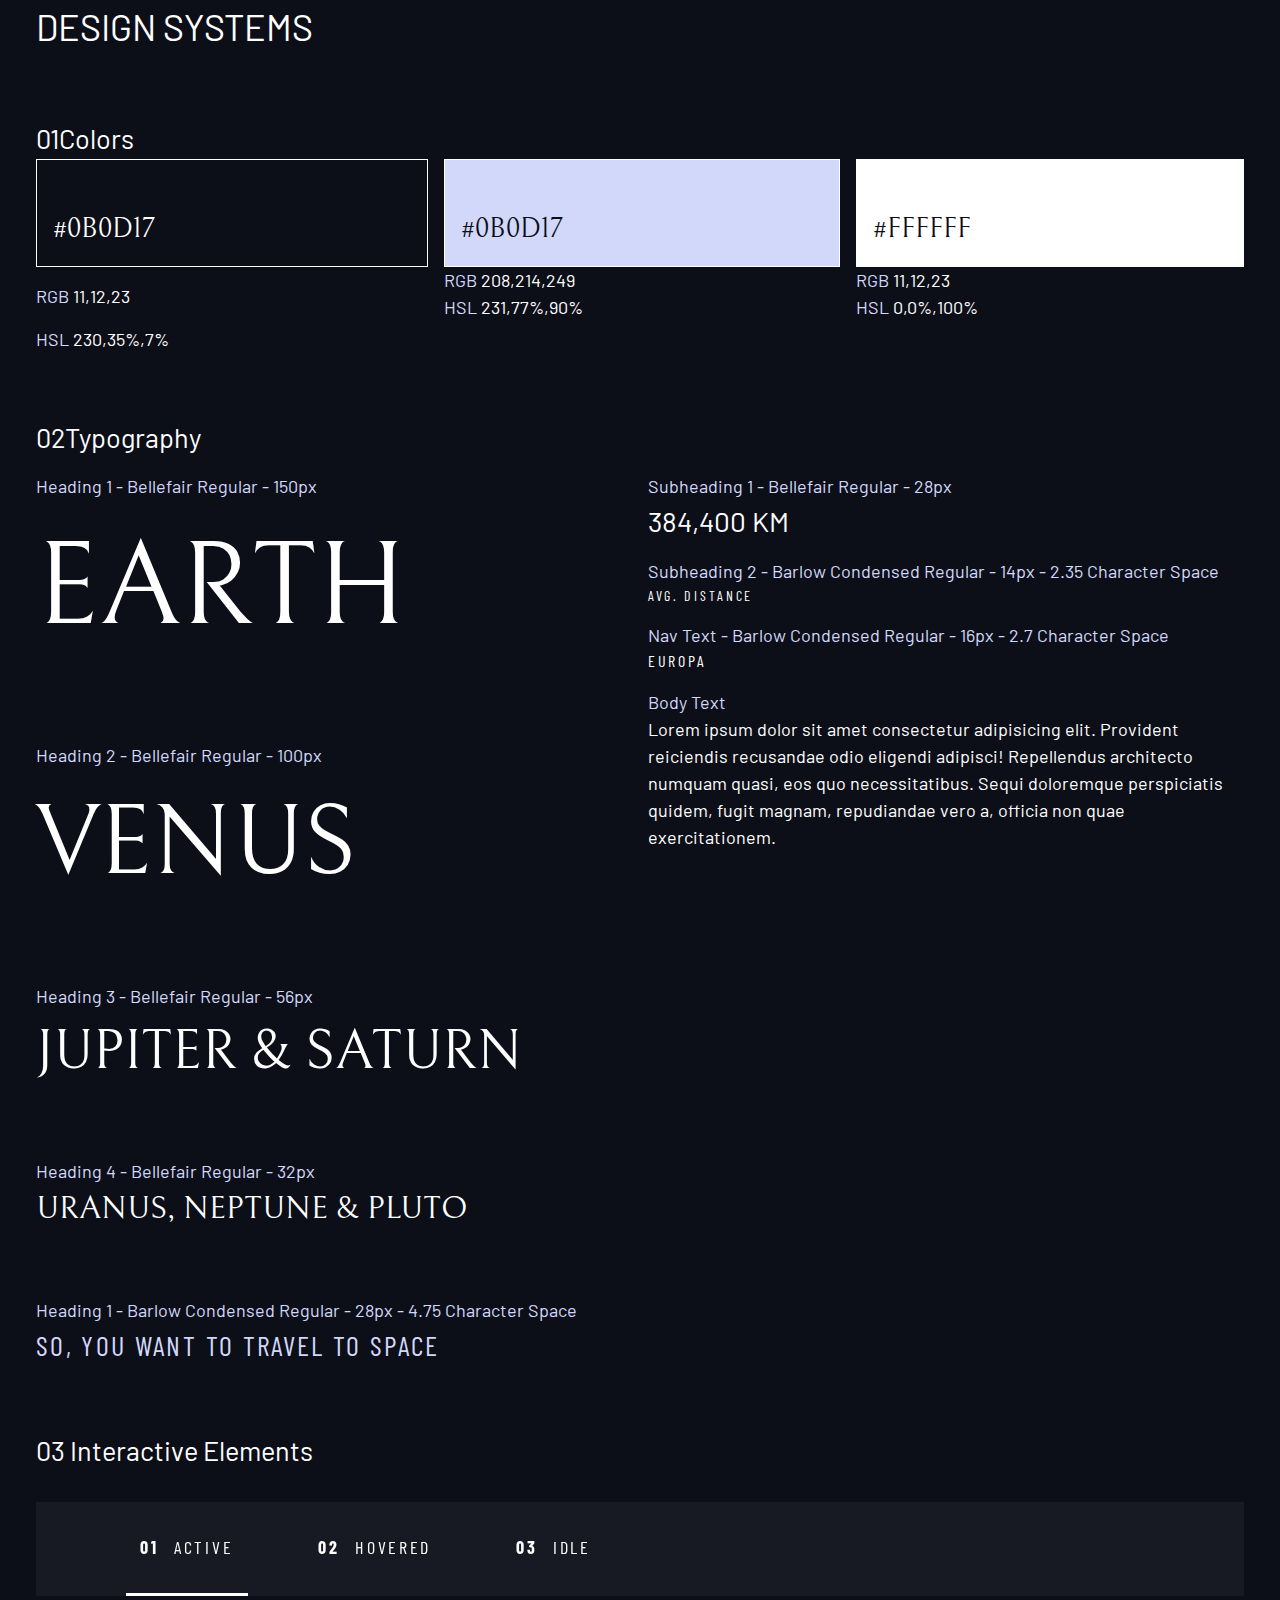
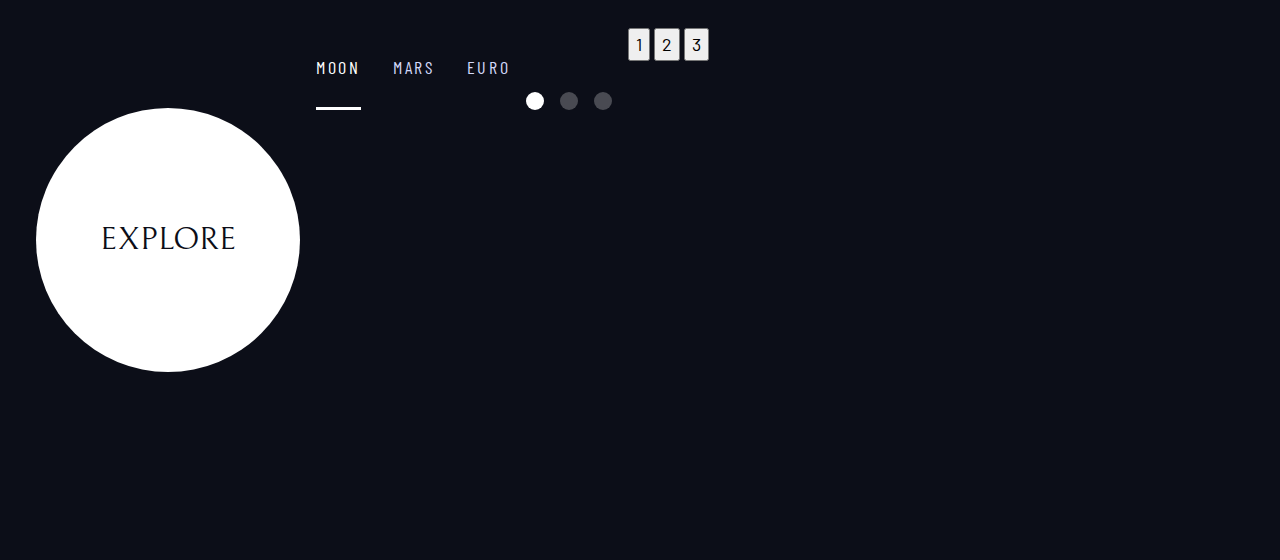
<file: design-system.html>
<!DOCTYPE html>
<html lang="en">
<head>
    <meta charset="UTF-8">
    <meta http-equiv="X-UA-Compatible" content="IE=edge">
    <meta name="viewport" content="width=device-width, initial-scale=1.0">
    <title>Document</title>
    <!-- Google fonts -->
        <link rel="preconnect" href="https://fonts.googleapis.com">
        <link rel="preconnect" href="https://fonts.gstatic.com" crossorigin>
        <link href="https://fonts.googleapis.com/css2?family=Barlow+Condensed:wght@400;700&family=Bellefair&family=Barlow:wght@400;700&display=swap"
            rel="stylesheet">
    <link rel="stylesheet" href="/index.css">
</head>
<body class="bg-dark text-white">
    <div class="con">
        <h1 class="uppercase">Design Systems</h1>
        <section class="Colors" style="margin: 4rem 0;">
        <h2 class="n-title"><span>01</span>Colors</h2>
            <div class="flex">
              <div class="flow" style="flex-grow: 1;">
                 <div class="bg-dark text-white --ff-serif --fs-5" style="padding: 3rem 1rem 1rem; border: 1px solid white;">
                     #0B0D17
                 </div>
                 <p><span class="text-accent">RGB</span>  11,12,23</p>
                 <P><span class="text-accent">HSL</span>  230,35%,7%</P>
              </div>  
        
               <div style="flex-grow: 1;">
                 <div class="bg-accent text-dark --ff-serif --fs-5" style="padding: 3rem 1rem 1rem; border: 1px solid white;">
                     #0B0D17
                 </div>
                 <p><span class="text-accent">RGB</span>  208,214,249</p>
                 <P><span class="text-accent">HSL</span>  231,77%,90%</P>
               </div>

               <div style="flex-grow: 1;">
                 <div class="bg-white text-dark --ff-serif --fs-5" style="padding: 3rem 1rem 1rem; border: 1px solid white;">
                     #FFFFFF
                 </div>
                 <p><span class="text-accent">RGB</span>  11,12,23</p>
                 <P><span class="text-accent">HSL</span>  0,0%,100%</P>
                </div>
            </div>
        </section>
    
        <section class="flow" id="Typography" style="margin: 4rem 0;">
            <h2 class="n-title"><span class="pan">02</span>Typography</h2>
            <div class="flex">
                <div class="flow" style="flex-basis: 100%; --flow-space: 4rem;">
                    <div class="text-accent">
                        <p class="text-accent">Heading 1 - Bellefair Regular - 150px</p>
                        <p class="text-white --fs-9 uppercase --ff-serif">Earth</p>
                    </div>
                    <div class="text-accent">
                        <p class="text-accent">Heading 2 - Bellefair Regular - 100px</p>
                        <p class="text-white --fs-8 uppercase --ff-serif">Venus</p>
                    </div>
                    <div class="text-accent">
                        <p class="text-accent">Heading 3 - Bellefair Regular - 56px</p>
                        <p class="text-white uppercase --fs-7 --ff-serif">Jupiter & Saturn</p>
                    </div>
                    <div class="text-accent">
                        <p class="text-accent">Heading 4 - Bellefair Regular - 32px</p>
                        <p class="text-white uppercase --fs-6 --ff-serif">Uranus, Neptune & Pluto</p>
                    </div>
                    <div class="text-accent">
                        <p class="text-accent">Heading 1 - Barlow Condensed Regular - 28px - 4.75
                            Character Space</p>
                        <p class="text-accent uppercase --fs-5 --ff-sans-cond letter-spacing-1">So, you want to travel to space</p>
                    </div>
                </div>
                
                <div class="flow" style="flex-basis: 100%;">
                    <div>
                        <p class="text-accent">Subheading 1 - Bellefair Regular - 28px</p>
                        <p class="--fs-5 uppercase --ff-serifb ">384,400 km</p>
                    </div>
                    <div>
                        <p class="text-accent">Subheading 2 - Barlow Condensed Regular - 14px - 2.35
                            Character Space</p>
                        <p class="--fs-2 uppercase --ff-sans-cond letter-spacing-2">Avg. Distance</p>
                    </div>
                    <div>
                        <p class="text-accent">Nav Text - Barlow Condensed Regular - 16px - 2.7
                            Character Space</p>
                        <p class="--fs-3 uppercase --ff-sans-cond letter-spacing-2">Europa</p>
                    </div>
                    <div>
                        <p class="text-accent">Body Text</p>
                        <p>Lorem ipsum dolor sit amet consectetur adipisicing elit. Provident reiciendis recusandae odio eligendi adipisci! Repellendus architecto numquam quasi, eos quo necessitatibus. Sequi doloremque perspiciatis quidem, fugit magnam, repudiandae vero a, officia non quae exercitationem.</p>
                    </div>
                </div>
            </div>             
        </section>
        <section class="flow" id = "interactive-elements">
            <h2 class="n-title"><span>03</span> Interactive Elements</h2>
            
            <!-- navigation -->
            <div>
                <nav>
                    <ul class="primary-navigation flex underline-indicators">
                        <li class="active"><a class="--ff-sans-cond text-white uppercase letter-spacing-2" href="#"><span>01</span> Active</a></li>
                        <li><a class="--ff-sans-cond text-white uppercase letter-spacing-2" href="#"><span>02</span> Hovered</a></li>
                        <li><a class="--ff-sans-cond text-white uppercase letter-spacing-2" href="#"><span>03</span> Idle</a></li>
                    </ul>
                </nav>
            </div>

            <div class="flex">
                <div style="margin-top: 5rem;">
                    <!-- explore button -->
                    <a href="#" class="large-button uppercase text-dark --fs-6 --ff-serif bg-white">Explore</a>
                    <!-- <a href="#" class="large-button uppercase text-dark --fs-6 --ff-serif bg-accent">Explore</a> -->
                </div>

                <div class="flow flex" style="margin-bottom: 50vh; --flow-space: 4rem;">
                    <!-- tabs -->
                    <div class="tab-list underline-indicators flex">
                        <button aria-selected="true" class="--ff-sans-cond uppercase text-accent letter-spacing-2 bg-dark">Moon</button>
                        <button aria-selected="false" class="--ff-sans-cond uppercase text-accent letter-spacing-2 bg-dark">Mars</button>
                        <button aria-selected="false" class="--ff-sans-cond uppercase text-accent letter-spacing-2 bg-dark">Euro</button>
                    </div>

                    <!-- Dots -->
                    <div class="dot-indicators flex">
                        <button aria-selected="true" ><span class="sr-only">Slide Title</span></button>
                        <button aria-selected="false"><span class="sr-only">Slide Title</span></button>
                        <button aria-selected="false"><span class="sr-only">Slide Title</span></button>
                    </div>

                    <!-- Numbers -->
                    
                </div>
                <div class="num-indicators">
                    <button aria-selected="true" ><span>1</span></button>
                    <button aria-selected="false"><span>2</span></button>
                    <button aria-selected="false"><span>3</span></button>
                </div>
            </div>
        </section>
    </div>
</body>
</html>
</file>
<file: index.css>
/* ------------------- */
/* Custom properties   */
/* ------------------- */

:root {
    /* colors */
    --clr-dark: 230 35% 7%;
    --clr-light: 231 77% 90%;
    --clr-white: 0 0% 100%;
    
    /* font-sizes */
    --fs-9: clamp(5rem, 8vw + 1rem, 9.375rem);
    --fs-8: 3.5rem;
    --fs-7: 1.5rem;
    --fs-6: 1rem;
    --fs-5: 1rem;
    --fs-4: 0.9375rem;
    --fs-3: 1rem;
    --fs-2: 0.875rem;
    
    /* font-families */
    --ff-serif: "Bellefair", serif;
    --ff-sans-cond: "Barlow Condensed", sans-serif;
    --ff-sans-normal: "Barlow", sans-serif;
}

@media (min-width: 35em) {
    :root {
        --fs-8: 5rem;
        --fs-7: 2.5rem;
        --fs-6: 1.5rem;
        --fs-5: 1.25rem;
        --fs-4: 1rem;
    }
}

@media (min-width: 45em) {
    :root {
        /* font-sizes */
        --fs-8: 6.25rem;
        --fs-7: 3.5rem;
        --fs-6: 2rem;
        --fs-5: 1.75rem;
        --fs-4: 1.125rem;
    }
}


/* ------------------- */
/* Reset               */
/* ------------------- */

/* https://piccalil.li/blog/a-modern-css-reset/ */

/* Box sizing */
*,
*::before,
*::after {
    box-sizing: border-box;
}

/* Reset margins */
body,
h1,
h2,
h3,
h4,
h5,
p,
figure,
picture {
    margin: 0; 
}

h1,
h2,
h3,
h4,
h5,
h6,
p {
    font-weight: 400;
}

/* set up the body */
body {
    font-family: var(--ff-sans-normal);
    font-size: var(--fs-4);
    color: hsl( var(--clr-white) );
    background-color: hsl( var(--clr-dark) );
    line-height: 1.5;
    min-height: 100vh;
    
    display: grid;
    grid-template-rows: min-content 1fr;
    
    overflow-x: hidden;
}

/* make images easier to work with */
img,
picutre {
    max-width: 100%;
    display: block;
}

/* make form elements easier to work with */
input,
button,
textarea,
select {
    font: inherit;
}

/* remove animations for people who've turned them off */
@media (prefers-reduced-motion: reduce) {  
  *,
  *::before,
  *::after {
    animation-duration: 0.01ms !important;
    animation-iteration-count: 1 !important;
    transition-duration: 0.01ms !important;
    scroll-behavior: auto !important;
  }
}


/* ------------------- */
/* Utility classes     */
/* ------------------- */

/* general */

.flex {
    display: flex;
    gap: var(--gap, 1rem);
}

.grid {
    display: grid;
    gap: var(--gap, 1rem);
}

.d-block {
    display: block;
}

.flow > *:where(:not(:first-child)) {
    margin-top: var(--flow-space, 1rem);
}

.flow-space--small{
    line-height: 1.5rem;
}

.con {
    padding-inline: 2em;
    margin-inline: auto;
    max-width: 80rem;
}


.sr-only {
  position: absolute; 
  width: 1px;
  height: 1px;
  padding: 0;
  margin: -1px; 
  overflow: hidden;
  clip: rect(0, 0, 0, 0);
  white-space: nowrap; /* added line */
  border: 0;
}

/* colors */

.bg-dark{
    background-color:hsl( var(--clr-dark));
}

.bg-accent{
    background-color: hsl( var(--clr-light));
}

.bg-white{
    background-color: hsl( var(--clr-white));
}

.text-dark{
    color: hsl( var(--clr-dark));
}

.text-accent{
    color: hsl( var(--clr-light));
}

.text-white{
    color: hsl( var(--clr-white));
}

.colors{
    grid-template-columns: auto auto auto;

}

/* typography */

.--ff-serif{
    font-family: var(--ff-serif);
}

.--ff-sans-cond{
    font-family: var(--ff-sans-cond);
}

.--ff-sans-normal{
    font-family: var(--ff-sans-normal);
}

.letter-spacing-1{
    letter-spacing: 4.75px;
}

.letter-spacing-2{
    letter-spacing: 2.7px;
}

.letter-spacing-1{
    letter-spacing: 2.35px;
}

.uppercase{
    text-transform: uppercase;
}

.--fs-9{
    font-size:var(--fs-9) ;
}

.--fs-8{
    font-size:var(--fs-8) ;
}

.--fs-7{
    font-size:var(--fs-7) ;
}

.--fs-6{
    font-size:var(--fs-6) ;
}

.--fs-5{
    font-size:var(--fs-5) ;
}

.--fs-4{
    font-size:var(--fs-4) ;
}

.--fs-3{
    font-size:var(--fs-3) ;
}

.--fs-2{
    font-size:var(--fs-2) ;
}

.fs-9,
.fs-8,
.fs-7,
.fs-6 {
    line-height: 1.1;
}

.numbered-title {
    font-family: var(--ff-sans-cond);
    font-size: var(--fs-5);
    text-transform: uppercase;
    letter-spacing: 4.72px; 
}

.numbered-title span {
    margin-right: .5em;
    font-weight: 700;
    color: hsl( var(--clr-white) / .25);
}


/* ------------------- */
/* Compontents         */
/* ------------------- */

.large-button {
    font-size: 2rem;
    position: relative;
    z-index: 1;
    display: inline-grid;
    place-items: center;
    padding: 0 2em;
    border-radius: 50%;
    aspect-ratio: 1;
    text-decoration: none;
}

.large-button::after {
    content: '';
    position: absolute;
    z-index: -1;
    width: 100%;
    height: 100%;
    background: hsl( var(--clr-white) / .1);
    border-radius: 50%;
    opacity: 0;
    transition: opacity 500ms linear, transform 750ms ease-in-out;
}
 
.large-button:hover::after,
.large-button:focus::after {
    opacity: 1;
    transform: scale(1.5);
}

.primary-header{
    justify-content: space-between;
    align-items: center;
}

.logo {
    margin: clamp(1.5rem, 5vw, 3.5rem);
}

.primary-navigation {
    --gap:  clamp(1.5rem, 5vw, 3.5rem);
    --underline-gap: 2rem;
    list-style: none;
    padding: 0;
    margin: 0;
    background: hsl( var(--clr-white) / 0.05);
    backdrop-filter: blur(1.5rem);
}

.primary-navigation a {
    text-decoration: none;
}

.primary-navigation a > span {
    font-weight: 700;
    margin-right: .5em;
}

.mobile-nav-toggle {
    display: none;
}

@media (max-width: 35rem) {
    .primary-navigation {
        --underline-gap: .5rem;
        position: fixed;
        z-index: 1000;
        inset: 0 0 0 30%;
        list-style: none;
        padding: min(20rem, 15vh) 2rem;
        margin: 0;
        flex-direction: column;
        transform: translateX(100%);
        transition: transform 500ms ease-in-out;
    }
    
    .primary-navigation[data-visible="true"] {
        transform: translateX(0);
    }
    
    .primary-navigation.underline-indicators > .active {
       border: 0;
    }
    
    .mobile-nav-toggle {
        display: block;
        position: absolute;
        z-index: 2000;
        right: 1rem;
        top: 2rem;
        background: transparent;
        background-image: url(./assets/shared/icon-hamburger.svg);
        background-repeat: no-repeat;
        background-position: center;
        width: 1.5rem;
        aspect-ratio: 1;
        border: 0;
    }
    
    .mobile-nav-toggle[aria-expanded="true"] {
        background-image: url(./assets/shared/icon-close.svg);
    }
    
    .mobile-nav-toggle:focus-visible {
        outline: 5px solid white;
        outline-offset: 5px;
    }
    
}

@media(min-width:35em){
    .primary-navigation{
        padding-inline: clamp(3rem,7vw,7rem);
    }
}

@media(min-width: 35em) and (max-width:44.999em){
    
    .primary-navigation a > span{
        display: none;
    }
}

@media(min-width:45em){

    .primary-header::after{
        content: "";
        display: block;
        position: relative;
        height: 1px;
        width: 100%;
        background: hsl( var(--clr-white) / .25);
        margin-right: -5rem;
        order: 1;
        z-index: 1;
    }

    nav{
        order: 2;
    }

    .primary-navigation li{
        padding-inline: 0.9rem;
    }

    .primary-navigation{
        margin-block:2rem;
    }
}

.underline-indicators > * {
    cursor: pointer;
    padding: var(--underline-gap, 1rem) 0;
    border: 0;
    border-bottom: .2rem solid hsl( var(--clr-white) / 0 );
    background-color: transparent;
}

.underline-indicators > *:hover,
.underline-indicators > *:focus {
    border-color: hsl( var(--clr-white) / .5);
}

.underline-indicators > .active,
.underline-indicators > [aria-selected="true"] {
    color: hsl( var(--clr-white) / 1);
    border-color: hsl( var(--clr-white) / 1); 
}

.tab-list {
    --gap: 2rem;
}

.dot-indicators > * {
    cursor: pointer;
    border: 0;
    border-radius: 50%;
    padding: .5em;
    background-color: hsl( var(--clr-white) / .25);
    
}
 
.dot-indicators > *:hover,
.dot-indicators > *:focus { 
    background-color: hsl( var(--clr-white) / .5);
}

.dot-indicators > [aria-selected="true"] {
    background-color: hsl( var(--clr-white) / 1); 
}


/* ----------------------------- */
/* Page specific background      */
/* ----------------------------- */
body {
    background-size: cover;
    background-position: bottom center;
}
/* home */
.home {
    background-image: url(./assets/home/background-home-mobile.jpg);
}

@media (min-width: 35rem) {
    .home {
        background-position: center center;
        background-image: url(./assets/home/background-home-tablet.jpg);
    }
}

@media (min-width: 45rem) {
    .home {
        background-image: url(./assets/home/background-home-desktop.jpg);
    }
} 

.destination {
    background-image: url(/assets/destination/background-destination-mobile.jpg);
}

@media (min-width: 35rem) {
    .destination {
        background-position: center center;
        background-image: url(/assets/destination/background-destination-tablet.jpg);
    }
}

@media (min-width: 45rem) {
    .destination {
        background-image: url(/assets/destination/background-destination-desktop.jpg);
    }
}

/* ----------------------------- */
/* Page specific background      */
/* ----------------------------- */

.grid-con {
    text-align: center;
    display: grid;
    place-items: center;
    padding-inline: 1rem;
    padding-bottom: 4rem;
}

.grid-con > p:not([class]) {
    max-width: 50ch;
}

.grid-con--destination{
    --flow-space: 2rem;
    grid-template-areas: 
        "title"
        "image"
        "tabs"
        "contents"
}

.numbered-title{
    grid-area: title;
}

.grid-con--destination > .tab-list{
    grid-area: tabs;
}

.grid-con--destination > .destination-info{
    grid-area: contents;
}

.grid-con--destination > picture{
    grid-area: image;
    max-width: 60%;
    align-self: start;
}

.destination-meta{
    flex-direction: column;
    border-top: 2px solid hsl( var(--clr-white) / .1);
    margin-top: 2.5rem;
    padding-top: 2.5rem;
}

.destination-meta > p{
    font-size: 1.75rem;
}

.destination-info{
    margin-left: clamp(2rem,15vw,4rem);
}

.destination-info > p{
    font-size: 1.5rem;
}

/* ----------------------------- */
/* Crew Layout */
/* ----------------------------- */

.crew{
    background-image: url(/assets/crew/background-crew-mobile.jpg);
}
.grid-con--crew{
    --flow-space: 2rem;
    grid-template-areas: 
        "title"
        "image"
        "tabs"
        "contents"
}

.crew-details > p{
    font-size: 1.5rem;
}

.numbered-title{
    grid-area: title;
}

.grid-con--crew > .dot-indicators{
    grid-area: tabs;
}

.grid-con--crew > .crew-details{
    grid-area: contents;
}

.grid-con--crew > picture{
    grid-area: image;
    max-width: 60%;
    border-bottom: 1px solid hsl( var(--clr-white) / .1);
}

.crew-details > h2{
    opacity: 0.5;
}

@media(min-width:35em){
    .numbered-title{
        margin-top: 2rem;
        justify-self: start;
    }

    .destination-meta{
        flex-direction: row;
        justify-content: space-evenly;
    }

    .grid-con--crew{
        padding-bottom: 0;
        --flow-space: 2rem;
        grid-template-areas: 
            "title"
            "contents"
            "tabs"
            "image"
    }

    .crew{
        background-image: url(/assets/crew/background-crew-tablet.jpg);
    }
}

@media (min-width: 45em) {
    .grid-con {
        text-align: left;
        column-gap: var(--container-gap, 2rem);
        grid-template-columns: minmax(1rem, 1fr) repeat(2, minmax(0, 30rem)) minmax(1rem, 1fr);
    }
    
    .grid-con--home > *:first-child {
        grid-column: 2;
    }

    .grid-con--home > *:last-child {
        grid-column: 3;
    }
    
    .grid-con--home {
        padding-bottom: max(6rem, 20vh);
        align-items: end;
    }

    .grid-con--destination{
        justify-items: center;
        align-content: start;
       grid-template-areas: 
            ".title title ."
            ".image tabs ."
            ".image contents ."
    }

    .grid-con--destination > picture
    {
        max-width: 90%;
    }

    .destination-meta{
        --gap: min(6vw,6rem);
        justify-content: space-evenly;
    }

    .grid-con--crew{
        grid-template-columns: minmax(1rem, 1fr) minmax(0, 35rem) minmax(0, 25rem) minmax(1rem, 1fr);
        --flow-space: 2rem;
        justify-items: start;
        grid-template-areas: 
            ". title title ."
            ". contents image ."
            ". tabs image ."
    }

    .grid-con--crew > .dot-indicators{
        justify-self: start;
    }

    .grid-con--crew > picture{
        grid-column: span 2;
        align-self: self-end;
        max-width: 100%;
        margin-bottom: 20%;
        margin-left: 10%;
    }

    .crew{
        background-image: url(/assets/crew/background-crew-desktop.jpg);
    }
}
</file>
